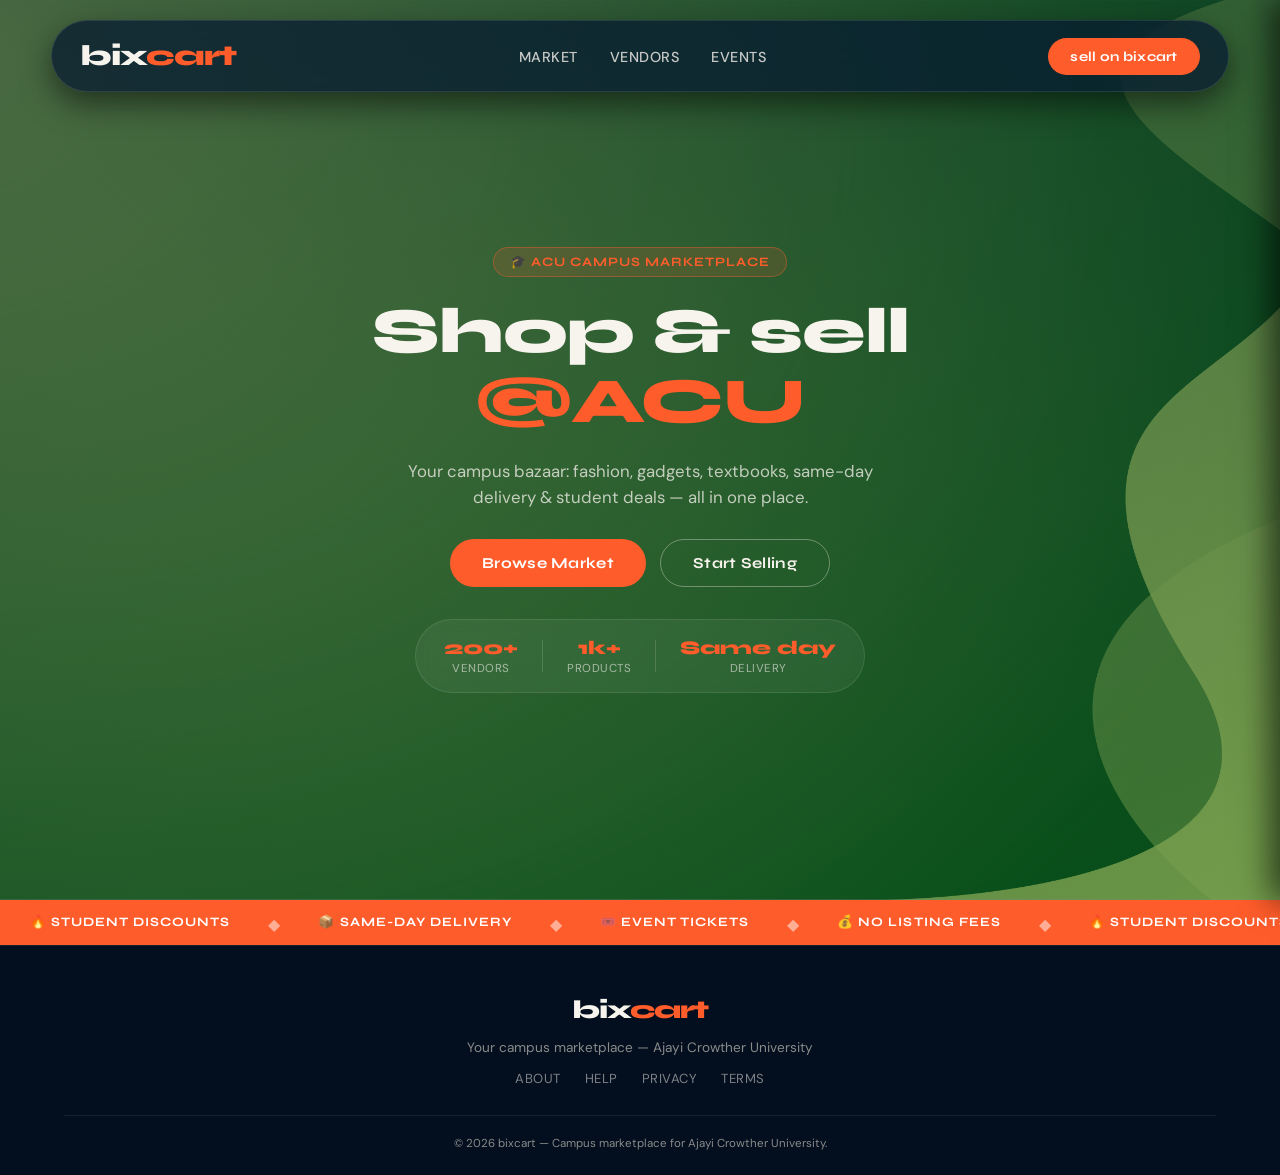
<file: index.html>
<!DOCTYPE html>
<html lang="en">
<head>
  <meta charset="UTF-8">
  <meta name="viewport" content="width=device-width, initial-scale=1.0, maximum-scale=1.0, user-scalable=yes, viewport-fit=cover">
  <title>bixcart</title>
  <link rel="preconnect" href="https://fonts.googleapis.com">
  <link rel="preconnect" href="https://fonts.gstatic.com" crossorigin>
  <link href="https://fonts.googleapis.com/css2?family=Syne:wght@400;600;700;800&family=DM+Sans:ital,wght@0,300;0,400;0,500;1,300&display=swap" rel="stylesheet">
  <link rel="stylesheet" href="style.css">
</head>
<body>

  <!-- NAV -->
  <nav id="mainNav">
    <div class="logo">bix<span>cart</span></div>
    <ul class="nav-links" id="desktopNavLinks">
      <li><a class="nav-tab" data-tab="marketplace">Market</a></li>
      <li><a class="nav-tab" data-tab="vendors">Vendors</a></li>
      <li><a class="nav-tab" data-tab="events">Events</a></li>
    </ul>
    <div class="nav-right-group">
      <a id="openAccountDesktop" class="nav-cta">sell on bixcart</a>
      <button class="hamburger-btn" id="hamburgerBtn" aria-label="Menu">
        <span></span><span></span><span></span>
        <span id="closehamburger">✕</span>
      </button>
    </div>
  </nav>

  <!-- MOBILE PANEL -->
  <div class="mobile-nav-panel" id="mobilePanel">
    <ul class="nav-links-mobile">
      <li><a class="mobile-nav-link nav-tab" data-tab="marketplace">Market</a></li>
      <li><a class="mobile-nav-link nav-tab" data-tab="vendors">Vendors</a></li>
      <li><a class="mobile-nav-link nav-tab" data-tab="events">Events</a></li>
    </ul>
    <a id="openAccountMobile" class="mobile-nav-cta">sell on bixcart</a>
  </div>
  <div class="menu-overlay" id="menuOverlay"></div>

  <!-- AUTH MODAL -->
  <div id="account" class="signup-container">
    <div id="signup" class="signup">
      <form onsubmit="return false">
        <div class="acctitle">
          <h3>SIGN UP for bixcart</h3>
          <span id="quitaccount">✕</span>
        </div>
        <div class="firstnlast">
          <input type="text" placeholder="First Name" required>
          <input type="text" placeholder="Last Name" required>
        </div>
        <div class="input-div"><input type="text" placeholder="Business Alias" required></div>
        <div class="input-div"><input type="email" placeholder="Email Address" required></div>
        <div class="input-div"><input type="text" placeholder="WhatsApp Number" required></div>
        <div class="input-div"><input type="password" placeholder="Password" required></div>
        <div class="input-div"><input type="password" placeholder="Confirm Password" required></div>
        <button type="submit">Sign Up</button>
        <p>Already have an account? <span id="openlogin">Log in</span></p>
      </form>
    </div>
    <div id="login" class="signup">
      <form onsubmit="return false">
        <div class="acctitle"><h3>WELCOME BACK</h3><span id="quitaccountlogin">✕</span></div>
        <div class="input-div"><input type="email" placeholder="Email Address" required></div>
        <div class="input-div"><input type="password" placeholder="Password" required></div>
        <button type="submit">Login</button>
        <p>Don't have an account? <span id="opensignup">Sign up</span></p>
      </form>
    </div>
  </div>

  <!-- HERO -->
  <section class="hero-mini" id="home">
    <div class="hero-content">
      <div class="hero-badge">🎓 ACU Campus Marketplace</div>
      <h1>Shop &amp; sell <em>@ACU</em></h1>
      <p>Your campus bazaar: fashion, gadgets, textbooks, same-day delivery &amp; student deals — all in one place.</p>
      <div class="hero-btns">
        <button class="btn-hero-primary nav-tab" data-tab="marketplace">Browse Market</button>
        <button class="btn-hero-secondary" id="heroSell">Start Selling</button>
      </div>
      <div class="hero-stats">
        <div class="hero-stat"><span>200+</span><small>Vendors</small></div>
        <div class="hero-stat-sep"></div>
        <div class="hero-stat"><span>1k+</span><small>Products</small></div>
        <div class="hero-stat-sep"></div>
        <div class="hero-stat"><span>Same day</span><small>Delivery</small></div>
      </div>
    </div>
  </section>

  <!-- TICKER -->
  <div class="ticker" aria-hidden="true">
    <div class="ticker-inner">
      <span class="ticker-item">🔥 Student discounts</span><span class="ticker-sep">◆</span>
      <span class="ticker-item">📦 Same-day delivery</span><span class="ticker-sep">◆</span>
      <span class="ticker-item">🎟️ Event tickets</span><span class="ticker-sep">◆</span>
      <span class="ticker-item">💰 No listing fees</span><span class="ticker-sep">◆</span>
      <span class="ticker-item">🔥 Student discounts</span><span class="ticker-sep">◆</span>
      <span class="ticker-item">📦 Same-day delivery</span><span class="ticker-sep">◆</span>
      <span class="ticker-item">🎟️ Event tickets</span><span class="ticker-sep">◆</span>
      <span class="ticker-item">💰 No listing fees</span><span class="ticker-sep">◆</span>
    </div>
  </div>

  <!-- MAIN CONTENT TABS -->
  <main id="mainContent" style="display:none;">
    <div class="tabs-container">
      <div class="tabs">
        <button class="tab-btn" data-tab="marketplace">Marketplace</button>
        <button class="tab-btn" data-tab="vendors">Vendors</button>
        <button class="tab-btn" data-tab="events">Events</button>
      </div>
    </div>

    <!-- MARKETPLACE TAB -->
    <div class="tab-pane" id="tab-marketplace">
      <div class="shop-controls">
        <input type="text" class="search-input" placeholder="🔍  Search products...">
        <select class="filter-select">
          <option value="">All Categories</option>
          <option>Fashion</option>
          <option>Gadgets</option>
          <option>Textbooks</option>
          <option>Food</option>
          <option>Services</option>
        </select>
      </div>
      <div class="products-grid">
        <div class="product-card">
          <div class="product-img">👟</div>
          <div class="product-title">Fresh Kicks</div>
          <div class="product-meta">Fashion · Shoes</div>
          <div class="product-price">₦12,500</div>
          <button class="add-to-cart">Add to Cart</button>
        </div>
        <div class="product-card">
          <div class="product-img">📱</div>
          <div class="product-title">Earbuds Pro</div>
          <div class="product-meta">Gadgets · Audio</div>
          <div class="product-price">₦8,000</div>
          <button class="add-to-cart">Add to Cart</button>
        </div>
        <div class="product-card">
          <div class="product-img">📚</div>
          <div class="product-title">Organic Chemistry 400L</div>
          <div class="product-meta">Textbooks · Science</div>
          <div class="product-price">₦3,200</div>
          <button class="add-to-cart">Add to Cart</button>
        </div>
        <div class="product-card">
          <div class="product-img">🍱</div>
          <div class="product-title">Jollof Rice Combo</div>
          <div class="product-meta">Food · Meals</div>
          <div class="product-price">₦1,500</div>
          <button class="add-to-cart">Add to Cart</button>
        </div>
        <div class="product-card">
          <div class="product-img">💻</div>
          <div class="product-title">Laptop Bag</div>
          <div class="product-meta">Accessories · Bags</div>
          <div class="product-price">₦5,000</div>
          <button class="add-to-cart">Add to Cart</button>
        </div>
        <div class="product-card">
          <div class="product-img">🧴</div>
          <div class="product-title">Skincare Bundle</div>
          <div class="product-meta">Beauty · Skin</div>
          <div class="product-price">₦4,800</div>
          <button class="add-to-cart">Add to Cart</button>
        </div>
      </div>
    </div>

    <!-- VENDORS TAB -->
    <div class="tab-pane" id="tab-vendors">
      <div class="vendors-grid">
        <div class="vendor-card">
          <div class="product-img">🛍️</div>
          <div class="vendor-name">Campus Drip</div>
          <div class="vendor-category">Fashion & Accessories</div>
          <div class="vendor-rating">★★★★★ <span style="color:var(--muted);font-size:0.8rem">(42 reviews)</span></div>
          <button class="add-to-cart" style="margin-top:14px">Visit Store</button>
        </div>
        <div class="vendor-card">
          <div class="product-img">📡</div>
          <div class="vendor-name">GadgetHub ACU</div>
          <div class="vendor-category">Electronics & Gadgets</div>
          <div class="vendor-rating">★★★★☆ <span style="color:var(--muted);font-size:0.8rem">(28 reviews)</span></div>
          <button class="add-to-cart" style="margin-top:14px">Visit Store</button>
        </div>
        <div class="vendor-card">
          <div class="product-img">🍽️</div>
          <div class="vendor-name">Mama's Kitchen</div>
          <div class="vendor-category">Food & Meals</div>
          <div class="vendor-rating">★★★★★ <span style="color:var(--muted);font-size:0.8rem">(91 reviews)</span></div>
          <button class="add-to-cart" style="margin-top:14px">Visit Store</button>
        </div>
        <div class="vendor-card">
          <div class="product-img">📖</div>
          <div class="vendor-name">Book Spot</div>
          <div class="vendor-category">Textbooks & Notes</div>
          <div class="vendor-rating">★★★★☆ <span style="color:var(--muted);font-size:0.8rem">(17 reviews)</span></div>
          <button class="add-to-cart" style="margin-top:14px">Visit Store</button>
        </div>
      </div>
    </div>

    <!-- EVENTS TAB -->
    <div class="tab-pane" id="tab-events">
      <div class="events-grid">
        <div class="event-card">
          <div class="product-img">🎤</div>
          <div class="event-title">ACU Night of Music</div>
          <div class="event-date">📅 Sat, 17 May 2026</div>
          <div class="event-location">📍 ACU Auditorium</div>
          <div class="product-price">₦1,000</div>
          <button class="btn-ticket">Get Ticket</button>
        </div>
        <div class="event-card">
          <div class="product-img">🏆</div>
          <div class="event-title">Inter-Faculty Sports Day</div>
          <div class="event-date">📅 Fri, 23 May 2026</div>
          <div class="event-location">📍 ACU Sports Complex</div>
          <div class="product-price">Free</div>
          <button class="btn-ticket">Register</button>
        </div>
        <div class="event-card">
          <div class="product-img">🎨</div>
          <div class="event-title">Creative Arts Exhibition</div>
          <div class="event-date">📅 Sat, 31 May 2026</div>
          <div class="event-location">📍 ACU Art Gallery</div>
          <div class="product-price">₦500</div>
          <button class="btn-ticket">Get Ticket</button>
        </div>
        <div class="event-card">
          <div class="product-img">💼</div>
          <div class="event-title">Career Fair 2026</div>
          <div class="event-date">📅 Wed, 4 Jun 2026</div>
          <div class="event-location">📍 ACU Conference Hall</div>
          <div class="product-price">Free</div>
          <button class="btn-ticket">Register</button>
        </div>
      </div>
    </div>
  </main>

  <!-- FOOTER -->
  <footer>
    <div class="footer-inner">
      <div class="footer-logo">bix<span>cart</span></div>
      <p class="footer-tagline">Your campus marketplace — Ajayi Crowther University</p>
      <div class="footer-links">
        <a>About</a>
        <a>Help</a>
        <a>Privacy</a>
        <a>Terms</a>
      </div>
    </div>
    <div class="footer-bottom"><p>© 2026 bixcart — Campus marketplace for Ajayi Crowther University.</p></div>
  </footer>

  <script src="script.js"></script>
</body>
</html>
</file>
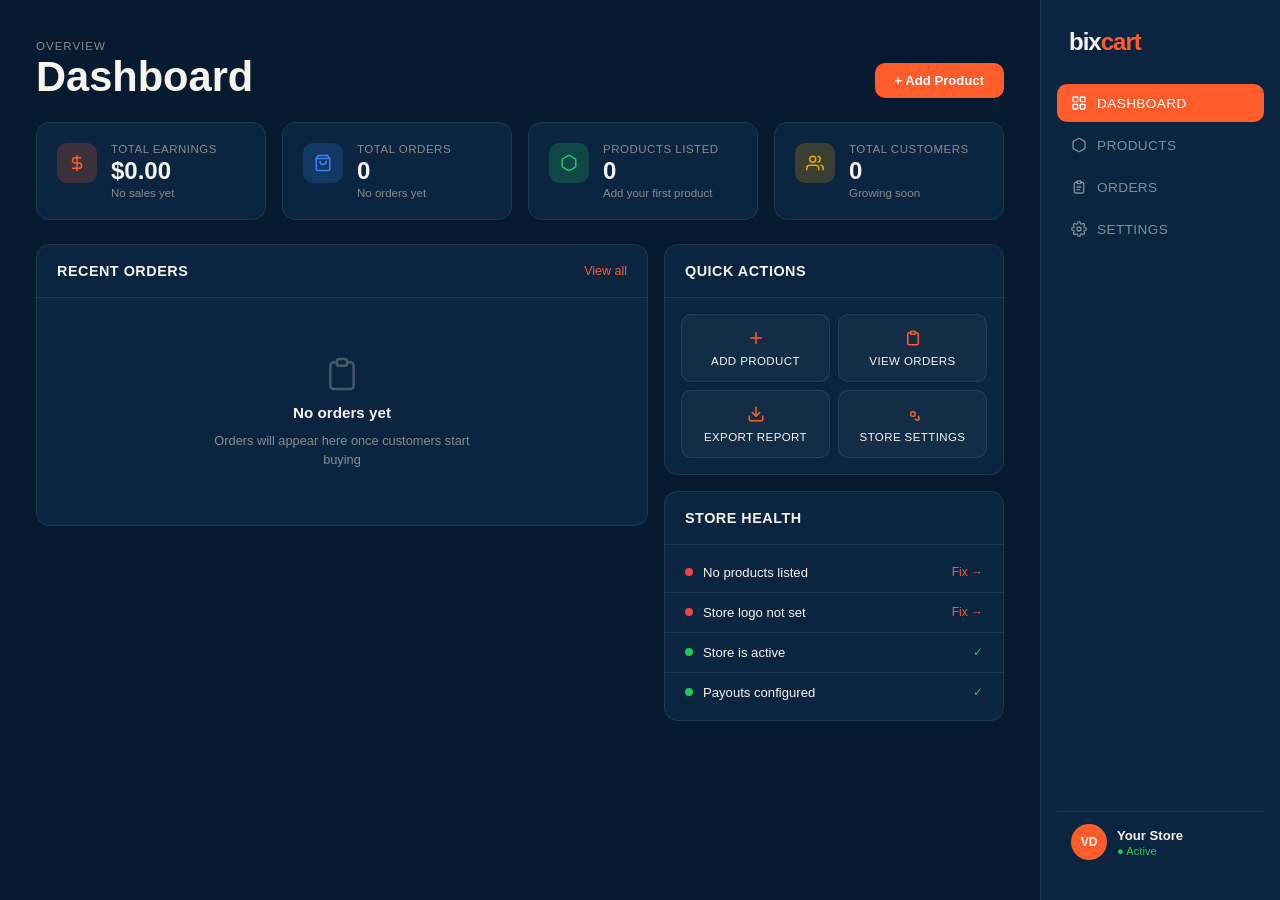
<file: vendors/vendors.html>
<!DOCTYPE html>
<html lang="en">
<head>
    <meta charset="UTF-8">
    <meta name="viewport" content="width=device-width, initial-scale=1.0">
    <title>Vendor | Dashboard</title>
    <link rel="stylesheet" href="vendors.css">
</head>
<body>
    <div class="appcontainer">

        <nav>
            <div class="logo">bix<span>cart</span></div>
            <ul class="sidebar">
                <li><a class="active" onclick="showPage('dashboard', this)">
                    <svg viewBox="0 0 24 24"><rect x="3" y="3" width="7" height="7" rx="1"/><rect x="14" y="3" width="7" height="7" rx="1"/><rect x="3" y="14" width="7" height="7" rx="1"/><rect x="14" y="14" width="7" height="7" rx="1"/></svg>
                    Dashboard
                </a></li>
                <li><a onclick="showPage('products', this)">
                    <svg viewBox="0 0 24 24"><path d="M21 16V8a2 2 0 0 0-1-1.73l-7-4a2 2 0 0 0-2 0l-7 4A2 2 0 0 0 3 8v8a2 2 0 0 0 1 1.73l7 4a2 2 0 0 0 2 0l7-4A2 2 0 0 0 21 16z"/></svg>
                    Products
                </a></li>
                <li><a onclick="showPage('orders', this)">
                    <svg viewBox="0 0 24 24"><path d="M9 5H7a2 2 0 0 0-2 2v12a2 2 0 0 0 2 2h10a2 2 0 0 0 2-2V7a2 2 0 0 0-2-2h-2"/><rect x="9" y="3" width="6" height="4" rx="1"/><path d="M9 12h6M9 16h4"/></svg>
                    Orders
                </a></li>
                <li><a onclick="showPage('settings', this)">
                    <svg viewBox="0 0 24 24"><circle cx="12" cy="12" r="3"/><path d="M19.4 15a1.65 1.65 0 0 0 .33 1.82l.06.06a2 2 0 0 1-2.83 2.83l-.06-.06a1.65 1.65 0 0 0-1.82-.33 1.65 1.65 0 0 0-1 1.51V21a2 2 0 0 1-4 0v-.09A1.65 1.65 0 0 0 9 19.4a1.65 1.65 0 0 0-1.82.33l-.06.06a2 2 0 0 1-2.83-2.83l.06-.06A1.65 1.65 0 0 0 4.68 15a1.65 1.65 0 0 0-1.51-1H3a2 2 0 0 1 0-4h.09A1.65 1.65 0 0 0 4.6 9a1.65 1.65 0 0 0-.33-1.82l-.06-.06a2 2 0 0 1 2.83-2.83l.06.06A1.65 1.65 0 0 0 9 4.68a1.65 1.65 0 0 0 1-1.51V3a2 2 0 0 1 4 0v.09a1.65 1.65 0 0 0 1 1.51 1.65 1.65 0 0 0 1.82-.33l.06-.06a2 2 0 0 1 2.83 2.83l-.06.06A1.65 1.65 0 0 0 19.4 9a1.65 1.65 0 0 0 1.51 1H21a2 2 0 0 1 0 4h-.09a1.65 1.65 0 0 0-1.51 1z"/></svg>
                    Settings
                </a></li>
            </ul>
            <div class="nav-footer">
                <div class="vendor-avatar">VD</div>
                <div class="vendor-info">
                    <span class="vendor-name">Your Store</span>
                    <span class="vendor-status">● Active</span>
                </div>
            </div>
        </nav>

        <!-- Dashboard Page -->
        <section class="page active" id="dashboard">
            <div class="page-inner">
                <header class="page-header">
                    <div>
                        <p class="page-label">Overview</p>
                        <h2>Dashboard</h2>
                    </div>
                    <button class="btn-primary" onclick="showPage('products', document.querySelector('[onclick*=products]')); openModal()">+ Add Product</button>
                </header>

                <div class="stats-grid">
                    <div class="stat-card">
                        <div class="stat-icon orange">
                            <svg viewBox="0 0 24 24"><path d="M12 2v20M17 5H9.5a3.5 3.5 0 0 0 0 7h5a3.5 3.5 0 0 1 0 7H6"/></svg>
                        </div>
                        <div>
                            <p class="stat-label">Total Earnings</p>
                            <p class="stat-value">$0.00</p>
                            <p class="stat-change neutral">No sales yet</p>
                        </div>
                    </div>
                    <div class="stat-card">
                        <div class="stat-icon blue">
                            <svg viewBox="0 0 24 24"><path d="M6 2 3 6v14a2 2 0 0 0 2 2h14a2 2 0 0 0 2-2V6l-3-4z"/><line x1="3" y1="6" x2="21" y2="6"/><path d="M16 10a4 4 0 0 1-8 0"/></svg>
                        </div>
                        <div>
                            <p class="stat-label">Total Orders</p>
                            <p class="stat-value">0</p>
                            <p class="stat-change neutral">No orders yet</p>
                        </div>
                    </div>
                    <div class="stat-card">
                        <div class="stat-icon green">
                            <svg viewBox="0 0 24 24"><path d="M21 16V8a2 2 0 0 0-1-1.73l-7-4a2 2 0 0 0-2 0l-7 4A2 2 0 0 0 3 8v8a2 2 0 0 0 1 1.73l7 4a2 2 0 0 0 2 0l7-4A2 2 0 0 0 21 16z"/></svg>
                        </div>
                        <div>
                            <p class="stat-label">Products Listed</p>
                            <p class="stat-value">0</p>
                            <p class="stat-change neutral">Add your first product</p>
                        </div>
                    </div>
                    <div class="stat-card">
                        <div class="stat-icon gold">
                            <svg viewBox="0 0 24 24"><path d="M17 21v-2a4 4 0 0 0-4-4H5a4 4 0 0 0-4 4v2"/><circle cx="9" cy="7" r="4"/><path d="M23 21v-2a4 4 0 0 0-3-3.87M16 3.13a4 4 0 0 1 0 7.75"/></svg>
                        </div>
                        <div>
                            <p class="stat-label">Total Customers</p>
                            <p class="stat-value">0</p>
                            <p class="stat-change neutral">Growing soon</p>
                        </div>
                    </div>
                </div>

                <div class="bottom-grid">
                    <div class="card">
                        <div class="card-header">
                            <h3>Recent Orders</h3>
                            <a class="card-link" onclick="showPage('orders', document.querySelector('[onclick*=orders]'))">View all</a>
                        </div>
                        <div class="empty-state">
                            <svg viewBox="0 0 24 24"><path d="M9 5H7a2 2 0 0 0-2 2v12a2 2 0 0 0 2 2h10a2 2 0 0 0 2-2V7a2 2 0 0 0-2-2h-2"/><rect x="9" y="3" width="6" height="4" rx="1"/></svg>
                            <p>No orders yet</p>
                            <span>Orders will appear here once customers start buying</span>
                        </div>
                    </div>

                    <div class="right-col">
                        <div class="card">
                            <div class="card-header"><h3>Quick Actions</h3></div>
                            <div class="quick-actions">
                                <button class="action-btn" onclick="showPage('products', document.querySelector('[onclick*=products]')); openModal()">
                                    <svg viewBox="0 0 24 24"><line x1="12" y1="5" x2="12" y2="19"/><line x1="5" y1="12" x2="19" y2="12"/></svg>
                                    Add Product
                                </button>
                                <button class="action-btn" onclick="showPage('orders', document.querySelector('[onclick*=orders]'))">
                                    <svg viewBox="0 0 24 24"><path d="M9 5H7a2 2 0 0 0-2 2v12a2 2 0 0 0 2 2h10a2 2 0 0 0 2-2V7a2 2 0 0 0-2-2h-2"/><rect x="9" y="3" width="6" height="4" rx="1"/></svg>
                                    View Orders
                                </button>
                                <button class="action-btn">
                                    <svg viewBox="0 0 24 24"><path d="M21 15v4a2 2 0 0 1-2 2H5a2 2 0 0 1-2-2v-4"/><polyline points="7 10 12 15 17 10"/><line x1="12" y1="15" x2="12" y2="3"/></svg>
                                    Export Report
                                </button>
                                <button class="action-btn" onclick="showPage('settings', document.querySelector('[onclick*=settings]'))">
                                    <svg viewBox="0 0 24 24"><circle cx="12" cy="12" r="3"/><path d="M19.4 15a1.65 1.65 0 0 0 .33 1.82l.06.06a2 2 0 0 1-2.83 2.83l-.06-.06a1.65 1.65 0 0 0-1.82-.33"/></svg>
                                    Store Settings
                                </button>
                            </div>
                        </div>

                        <div class="card">
                            <div class="card-header"><h3>Store Health</h3></div>
                            <div class="health-list">
                                <div class="health-item">
                                    <span class="health-dot red"></span>
                                    <span>No products listed</span>
                                    <span class="health-action" onclick="showPage('products', document.querySelector('[onclick*=products]'))">Fix →</span>
                                </div>
                                <div class="health-item">
                                    <span class="health-dot red"></span>
                                    <span>Store logo not set</span>
                                    <span class="health-action" onclick="showPage('settings', document.querySelector('[onclick*=settings]'))">Fix →</span>
                                </div>
                                <div class="health-item">
                                    <span class="health-dot green"></span>
                                    <span>Store is active</span>
                                    <span class="health-ok">✓</span>
                                </div>
                                <div class="health-item">
                                    <span class="health-dot green"></span>
                                    <span>Payouts configured</span>
                                    <span class="health-ok">✓</span>
                                </div>
                            </div>
                        </div>
                    </div>
                </div>
            </div>
        </section>

        <!-- Products Page -->
        <section class="page" id="products">
            <div class="page-inner">
                <header class="page-header">
                    <div>
                        <p class="page-label">Inventory</p>
                        <h2>Products</h2>
                    </div>
                    <button class="btn-primary" onclick="openModal()">+ Add Product</button>
                </header>
                <div class="card">
                    <div class="card-header">
                        <div class="search-bar">
                            <svg viewBox="0 0 24 24"><circle cx="11" cy="11" r="8"/><line x1="21" y1="21" x2="16.65" y2="16.65"/></svg>
                            <input type="text" placeholder="Search products...">
                        </div>
                        <div class="filter-tabs">
                            <button class="filter-tab active">All</button>
                            <button class="filter-tab">Active</button>
                            <button class="filter-tab">Draft</button>
                        </div>
                    </div>
                    <div class="empty-state">
                        <svg viewBox="0 0 24 24"><path d="M21 16V8a2 2 0 0 0-1-1.73l-7-4a2 2 0 0 0-2 0l-7 4A2 2 0 0 0 3 8v8a2 2 0 0 0 1 1.73l7 4a2 2 0 0 0 2 0l7-4A2 2 0 0 0 21 16z"/></svg>
                        <p>No products yet</p>
                        <span>Add your first product to start selling</span>
                        <button class="btn-primary" style="margin-top:12px" onclick="openModal()">+ Add Product</button>
                    </div>
                </div>
            </div>
        </section>

        <!-- Orders Page -->
        <section class="page" id="orders">
            <div class="page-inner">
                <header class="page-header">
                    <div>
                        <p class="page-label">Sales</p>
                        <h2>Orders</h2>
                    </div>
                    <div class="filter-tabs">
                        <button class="filter-tab active">All</button>
                        <button class="filter-tab">Pending</button>
                        <button class="filter-tab">Shipped</button>
                        <button class="filter-tab">Completed</button>
                    </div>
                </header>
                <div class="card">
                    <div class="empty-state">
                        <svg viewBox="0 0 24 24"><path d="M9 5H7a2 2 0 0 0-2 2v12a2 2 0 0 0 2 2h10a2 2 0 0 0 2-2V7a2 2 0 0 0-2-2h-2"/><rect x="9" y="3" width="6" height="4" rx="1"/><path d="M9 12h6M9 16h4"/></svg>
                        <p>No orders yet</p>
                        <span>When customers place orders, they'll show up here</span>
                    </div>
                </div>
            </div>
        </section>

        <!-- Settings Page -->
        <section class="page" id="settings">
            <div class="page-inner">
                <header class="page-header">
                    <div>
                        <p class="page-label">Configuration</p>
                        <h2>Settings</h2>
                    </div>
                    <button class="btn-primary">Save Changes</button>
                </header>
                <div class="settings-grid">
                    <div class="card settings-card">
                        <h3 class="settings-section-title">Store Info</h3>
                        <div class="form-group">
                            <label>Store Name</label>
                            <input type="text" class="form-input" placeholder="Your Store Name">
                        </div>
                        <div class="form-group">
                            <label>Store Description</label>
                            <textarea class="form-input" rows="3" placeholder="Tell customers about your store..."></textarea>
                        </div>
                        <div class="form-group">
                            <label>Category</label>
                            <select class="form-input">
                                <option>Electronics</option>
                                <option>Fashion</option>
                                <option>Home & Garden</option>
                                <option>Health & Beauty</option>
                                <option>Sports</option>
                                <option>Other</option>
                            </select>
                        </div>
                    </div>

                    <div class="card settings-card">
                        <h3 class="settings-section-title">Payout Info</h3>
                        <div class="form-group">
                            <label>Bank Name</label>
                            <input type="text" class="form-input" placeholder="e.g. GTBank">
                        </div>
                        <div class="form-group">
                            <label>Account Number</label>
                            <input type="text" class="form-input" placeholder="0123456789">
                        </div>
                        <div class="form-group">
                            <label>Account Name</label>
                            <input type="text" class="form-input" placeholder="Full name on account">
                        </div>
                    </div>

                    <div class="card settings-card">
                        <h3 class="settings-section-title">Notifications</h3>
                        <div class="toggle-list">
                            <div class="toggle-item">
                                <div>
                                    <p>New Order Alerts</p>
                                    <span>Get notified when a customer places an order</span>
                                </div>
                                <label class="toggle">
                                    <input type="checkbox" checked>
                                    <span class="slider"></span>
                                </label>
                            </div>
                            <div class="toggle-item">
                                <div>
                                    <p>Low Stock Alerts</p>
                                    <span>Alert when product stock falls below 5</span>
                                </div>
                                <label class="toggle">
                                    <input type="checkbox" checked>
                                    <span class="slider"></span>
                                </label>
                            </div>
                            <div class="toggle-item">
                                <div>
                                    <p>Payout Notifications</p>
                                    <span>Alert when a payout is processed</span>
                                </div>
                                <label class="toggle">
                                    <input type="checkbox">
                                    <span class="slider"></span>
                                </label>
                            </div>
                        </div>
                    </div>

                    <div class="card settings-card danger-card">
                        <h3 class="settings-section-title danger-title">Danger Zone</h3>
                        <p class="danger-desc">These actions are irreversible. Proceed with caution.</p>
                        <div class="danger-actions">
                            <button class="btn-danger-outline">Deactivate Store</button>
                            <button class="btn-danger">Delete Account</button>
                        </div>
                    </div>
                </div>
            </div>
        </section>

    </div>

    <!-- Add Product Modal -->
    <div class="modal-overlay" id="modal" onclick="closeModalOutside(event)">
        <div class="modal">
            <div class="modal-header">
                <h3>Add New Product</h3>
                <button class="modal-close" onclick="closeModal()">✕</button>
            </div>
            <div class="modal-body">
                <div class="form-group">
                    <label>Product Name</label>
                    <input type="text" class="form-input" placeholder="e.g. Wireless Earbuds">
                </div>
                <div class="form-row">
                    <div class="form-group">
                        <label>Price (₦)</label>
                        <input type="number" class="form-input" placeholder="0.00">
                    </div>
                    <div class="form-group">
                        <label>Stock Quantity</label>
                        <input type="number" class="form-input" placeholder="0">
                    </div>
                </div>
                <div class="form-group">
                    <label>Category</label>
                    <select class="form-input">
                        <option>Electronics</option>
                        <option>Fashion</option>
                        <option>Home & Garden</option>
                        <option>Health & Beauty</option>
                        <option>Sports</option>
                        <option>Other</option>
                    </select>
                </div>
                <div class="form-group">
                    <label>Description</label>
                    <textarea class="form-input" rows="3" placeholder="Describe your product..."></textarea>
                </div>
                <div class="form-group">
                    <label>Product Image</label>
                    <div class="upload-box">
                        <svg viewBox="0 0 24 24"><path d="M21 15v4a2 2 0 0 1-2 2H5a2 2 0 0 1-2-2v-4"/><polyline points="17 8 12 3 7 8"/><line x1="12" y1="3" x2="12" y2="15"/></svg>
                        <p>Click to upload or drag & drop</p>
                        <span>PNG, JPG up to 5MB</span>
                    </div>
                </div>
            </div>
            <div class="modal-footer">
                <button class="btn-outline" onclick="closeModal()">Cancel</button>
                <button class="btn-primary">Save Product</button>
            </div>
        </div>
    </div>

<script src="vendors.js"></script>
</body>
</html>
</file>
<file: style.css>
/* ===== RESET & VARIABLES ===== */
*, *::before, *::after {
  margin: 0; padding: 0; box-sizing: border-box;
}

:root {
  --orange: #FF5C2B;
  --navy: #061A30;
  --cream: #F7F3ED;
  --gold: #F0A500;
  --muted: #8A8A8A;
  --card-bg: #0B2540;
  --border: rgba(255, 255, 255, 0.08);
}

html { scroll-behavior: smooth; }

body {
  font-family: 'DM Sans', sans-serif;
  background: var(--navy);
  color: var(--cream);
  overflow-x: hidden;
}

/* ===== NAV ===== */
nav {
  position: fixed;
  top: 20px;
  left: 0; right: 0;
  z-index: 10000;
  margin: 0 auto;
  width: min(92%, 1280px);
  height: 72px;
  display: flex;
  align-items: center;
  justify-content: space-between;
  background: rgba(6, 26, 48, 0.75);
  backdrop-filter: blur(20px);
  border: 1px solid rgba(255, 255, 255, 0.1);
  border-radius: 40px;
  padding: 0 28px;
  box-shadow: 0 12px 30px rgba(0, 0, 0, 0.5);
  transition: all 0.3s ease;
}

.logo {
  font-family: 'Syne', sans-serif;
  font-size: 1.8rem;
  font-weight: 800;
  letter-spacing: -1px;
  color: var(--cream);
  line-height: 1;
  cursor: pointer;
}
.logo span { color: var(--orange); }

.nav-links {
  display: flex;
  gap: 32px;
  list-style: none;
  align-items: center;
}

.nav-links a {
  font-size: 0.9rem;
  font-weight: 500;
  color: rgba(247, 243, 237, 0.8);
  text-decoration: none;
  text-transform: uppercase;
  letter-spacing: 0.5px;
  transition: color 0.2s;
  cursor: pointer;
  white-space: nowrap;
}

.nav-links a:hover,
.nav-links a.active-tab { color: var(--orange); }

.nav-right-group {
  display: flex;
  align-items: center;
  gap: 16px;
}

.nav-cta {
  background: var(--orange);
  color: #fff;
  font-family: 'Syne', sans-serif;
  font-weight: 700;
  font-size: 0.85rem;
  padding: 10px 22px;
  border-radius: 30px;
  text-decoration: none;
  transition: 0.2s;
  cursor: pointer;
  white-space: nowrap;
  border: none;
  letter-spacing: 0.3px;
}
.nav-cta:hover { background: var(--gold); color: var(--navy); transform: translateY(-1px); }

/* ===== HAMBURGER ===== */
.hamburger-btn {
  display: none;
  flex-direction: column;
  justify-content: center;
  align-items: center;
  width: 44px; height: 44px;
  background: rgba(255, 255, 255, 0.08);
  border: 1px solid rgba(255, 255, 255, 0.15);
  border-radius: 50%;
  cursor: pointer;
  padding: 0;
  gap: 5px;
  transition: all 0.2s ease;
  z-index: 10001;
  position: relative;
}

.hamburger-btn span {
  display: block;
  width: 20px; height: 2.5px;
  background: var(--cream);
  border-radius: 4px;
  transition: all 0.3s cubic-bezier(0.68, -0.55, 0.27, 1.55);
}

.hamburger-btn #closehamburger {
  display: none;
  position: absolute;
  top: 50%; left: 50%;
  transform: translate(-50%, -50%);
  background: transparent;
  color: var(--cream);
  font-size: 1rem;
  font-weight: bold;
  width: auto; height: auto;
}
.hamburger-btn.active #closehamburger { display: block; }
.hamburger-btn.active span:not(#closehamburger) { display: none; }

/* ===== MOBILE PANEL ===== */
.mobile-nav-panel {
  position: fixed;
  top: 0; right: 0;
  width: 75%;
  max-width: 320px;
  height: 100vh;
  background: rgba(6, 26, 48, 0.97);
  backdrop-filter: blur(24px);
  border-left: 1px solid rgba(255, 255, 255, 0.1);
  z-index: 10002;
  display: flex;
  flex-direction: column;
  padding: 110px 28px 40px;
  transform: translateX(100%);
  transition: transform 0.4s cubic-bezier(0.23, 1, 0.32, 1);
  box-shadow: -10px 0 30px rgba(0,0,0,0.6);
}
.mobile-nav-panel.open { transform: translateX(0); }

.nav-links-mobile {
  list-style: none;
  display: flex;
  flex-direction: column;
  gap: 8px;
}

.nav-links-mobile a {
  font-family: 'Syne', sans-serif;
  font-size: 1.1rem;
  font-weight: 600;
  color: var(--cream);
  text-decoration: none;
  text-transform: uppercase;
  letter-spacing: 1px;
  padding: 14px 0;
  border-bottom: 1px solid rgba(255,255,255,0.08);
  transition: color 0.2s;
  display: block;
  cursor: pointer;
}
.nav-links-mobile a:hover { color: var(--orange); }

.mobile-nav-cta {
  margin-top: 32px;
  background: var(--orange);
  color: white;
  text-align: center;
  padding: 14px 20px;
  border-radius: 40px;
  font-weight: 700;
  font-family: 'Syne', sans-serif;
  text-decoration: none;
  cursor: pointer;
  transition: 0.2s;
  border: none;
  font-size: 1rem;
  letter-spacing: 0.5px;
  display: block;
}
.mobile-nav-cta:hover { background: var(--gold); color: var(--navy); }

.menu-overlay {
  position: fixed;
  inset: 0;
  background: rgba(6, 26, 48, 0.5);
  z-index: 10001;
  opacity: 0;
  visibility: hidden;
  transition: opacity 0.3s ease, visibility 0.3s;
}
.menu-overlay.show { opacity: 1; visibility: visible; }

/* ===== HERO ===== */
.hero-mini {
  min-height: 100vh;
  display: flex;
  align-items: center;
  justify-content: center;
  text-align: center;
  padding: 120px 5vw 80px;
  position: relative;
  background: url('herobg.jpg') center/cover no-repeat;
}

.hero-mini::before {
  content: '';
  position: absolute;
  inset: 0;
  background: linear-gradient(160deg, rgba(6,26,48,0.65) 0%, rgba(6,26,48,0.4) 100%);
  z-index: 0;
}

.hero-content {
  position: relative;
  z-index: 1;
  display: flex;
  flex-direction: column;
  align-items: center;
  gap: 20px;
  max-width: 700px;
  margin: 0 auto;
}

.hero-badge {
  display: inline-block;
  background: rgba(255, 92, 43, 0.15);
  border: 1px solid rgba(255, 92, 43, 0.4);
  color: var(--orange);
  font-family: 'Syne', sans-serif;
  font-size: 0.8rem;
  font-weight: 700;
  letter-spacing: 1px;
  text-transform: uppercase;
  padding: 6px 16px;
  border-radius: 40px;
}

.hero-mini h1 {
  font-family: 'Syne', sans-serif;
  font-size: clamp(2.2rem, 5.5vw, 4rem);
  font-weight: 800;
  line-height: 1.1;
  letter-spacing: -1px;
}
.hero-mini h1 em { color: var(--orange); font-style: normal; }

.hero-mini p {
  color: rgba(247, 243, 237, 0.75);
  font-size: 1.05rem;
  max-width: 520px;
  line-height: 1.6;
}

.hero-btns {
  display: flex;
  gap: 14px;
  flex-wrap: wrap;
  justify-content: center;
  margin-top: 8px;
}

.btn-hero-primary {
  background: var(--orange);
  color: #fff;
  border: none;
  padding: 14px 32px;
  border-radius: 40px;
  font-family: 'Syne', sans-serif;
  font-weight: 700;
  font-size: 0.95rem;
  cursor: pointer;
  transition: 0.2s;
  letter-spacing: 0.3px;
}
.btn-hero-primary:hover { background: var(--gold); color: var(--navy); transform: translateY(-2px); }

.btn-hero-secondary {
  background: transparent;
  color: var(--cream);
  border: 1px solid rgba(247, 243, 237, 0.35);
  padding: 14px 32px;
  border-radius: 40px;
  font-family: 'Syne', sans-serif;
  font-weight: 700;
  font-size: 0.95rem;
  cursor: pointer;
  transition: 0.2s;
  letter-spacing: 0.3px;
}
.btn-hero-secondary:hover { border-color: var(--orange); color: var(--orange); }

.hero-stats {
  display: flex;
  align-items: center;
  gap: 24px;
  margin-top: 12px;
  padding: 16px 28px;
  background: rgba(255,255,255,0.06);
  border: 1px solid rgba(255,255,255,0.1);
  border-radius: 40px;
  backdrop-filter: blur(10px);
}

.hero-stat {
  display: flex;
  flex-direction: column;
  align-items: center;
}
.hero-stat span { font-family: 'Syne', sans-serif; font-weight: 800; font-size: 1.2rem; color: var(--orange); }
.hero-stat small { font-size: 0.72rem; color: rgba(247,243,237,0.6); text-transform: uppercase; letter-spacing: 0.5px; margin-top: 2px; }

.hero-stat-sep {
  width: 1px;
  height: 32px;
  background: rgba(255,255,255,0.15);
}

/* ===== TICKER ===== */
.ticker {
  background: var(--orange);
  padding: 10px 0;
  overflow: hidden;
  width: 100%;
  white-space: nowrap;
}
.ticker-inner {
  display: inline-flex;
  animation: ticker 22s linear infinite;
}
.ticker-item {
  font-family: 'Syne', sans-serif;
  font-size: 0.8rem;
  font-weight: 700;
  letter-spacing: 0.08em;
  text-transform: uppercase;
  color: #fff;
  padding: 0 30px;
}
.ticker-sep { color: rgba(255,255,255,0.5); padding: 0 8px; }
@keyframes ticker { from { transform: translateX(0); } to { transform: translateX(-50%); } }

/* ===== TABS ===== */
.tabs-container {
  padding: 20px 5vw 0;
  border-bottom: 1px solid var(--border);
  position: sticky;
  top: 0;
  background: var(--navy);
  z-index: 100;
}
.tabs { display: flex; gap: 2rem; flex-wrap: wrap; }
.tab-btn {
  background: none;
  border: none;
  font-family: 'Syne', sans-serif;
  font-weight: 700;
  font-size: 1.05rem;
  padding: 14px 8px;
  color: rgba(247, 243, 237, 0.55);
  cursor: pointer;
  transition: 0.2s;
  position: relative;
}
.tab-btn:hover { color: var(--cream); }
.tab-btn.active { color: var(--orange); }
.tab-btn.active::after {
  content: '';
  position: absolute;
  bottom: 0; left: 0;
  width: 100%; height: 2px;
  background: var(--orange);
}

.tab-pane { display: none; padding: 40px 5vw 60px; animation: fadeUp 0.35s ease; }
.tab-pane.active-pane { display: block; }

/* ===== PRODUCTS / VENDORS / EVENTS GRIDS ===== */
.products-grid, .vendors-grid, .events-grid {
  display: grid;
  grid-template-columns: repeat(auto-fill, minmax(240px, 1fr));
  gap: 24px;
  margin-top: 28px;
}

.product-card, .vendor-card, .event-card {
  background: var(--card-bg);
  border: 1px solid var(--border);
  border-radius: 16px;
  padding: 20px;
  transition: transform 0.2s, background 0.2s;
}
.product-card:hover, .vendor-card:hover, .event-card:hover {
  transform: translateY(-4px);
  background: #0F2D4A;
}

.product-img {
  height: 150px;
  background: rgba(255,255,255,0.04);
  border-radius: 12px;
  display: flex;
  align-items: center;
  justify-content: center;
  font-size: 3rem;
  margin-bottom: 14px;
  border: 1px solid var(--border);
}

.product-title, .vendor-name, .event-title {
  font-family: 'Syne', sans-serif;
  font-size: 1.05rem;
  font-weight: 700;
}
.product-meta { font-size: 0.72rem; color: var(--muted); margin-top: 4px; text-transform: uppercase; letter-spacing: 0.4px; }
.product-price { color: var(--orange); font-weight: 700; margin: 10px 0; font-size: 1.15rem; }

.add-to-cart {
  background: var(--orange);
  border: none;
  color: white;
  padding: 10px 0;
  width: 100%;
  border-radius: 30px;
  font-weight: 700;
  font-family: 'Syne', sans-serif;
  font-size: 0.85rem;
  cursor: pointer;
  margin-top: 10px;
  transition: 0.2s;
}
.add-to-cart:hover { background: var(--gold); color: var(--navy); }

.vendor-category, .event-date { font-size: 0.75rem; color: var(--muted); margin-top: 6px; }
.vendor-rating { color: var(--gold); margin-top: 8px; font-size: 0.9rem; }
.event-location { margin: 8px 0; font-size: 0.85rem; color: rgba(247,243,237,0.7); }
.btn-ticket {
  background: transparent;
  border: 1px solid var(--orange);
  color: var(--orange);
  padding: 10px;
  border-radius: 30px;
  width: 100%;
  cursor: pointer;
  font-weight: 700;
  font-family: 'Syne', sans-serif;
  font-size: 0.85rem;
  transition: 0.2s;
  margin-top: 10px;
}
.btn-ticket:hover { background: var(--orange); color: white; }

/* ===== SHOP CONTROLS ===== */
.shop-controls {
  display: flex;
  gap: 16px;
  flex-wrap: wrap;
  align-items: center;
}
.search-input, .filter-select {
  background: rgba(255,255,255,0.06);
  border: 1px solid var(--border);
  padding: 11px 18px;
  border-radius: 40px;
  color: var(--cream);
  font-family: inherit;
  font-size: 0.9rem;
  outline: none;
  transition: border-color 0.2s;
}
.search-input { flex: 1; min-width: 200px; }
.search-input:focus, .filter-select:focus { border-color: rgba(255,92,43,0.5); }
.filter-select option { background: var(--navy); }

/* ===== AUTH MODAL ===== */
.signup-container {
  position: fixed;
  inset: 0;
  background: rgba(6,26,48,0.92);
  backdrop-filter: blur(18px);
  z-index: 10003;
  display: none;
  justify-content: center;
  align-items: center;
  flex-direction: column;
  padding: 20px;
  gap: 20px;
  overflow-y: auto;
}
.signup-container.show-modal { display: flex; }

.signup {
  width: 100%;
  max-width: 440px;
  margin: 0 auto;
}
.signup form {
  display: flex;
  flex-direction: column;
  gap: 14px;
  background: rgba(11,37,64,0.9);
  backdrop-filter: blur(22px);
  border: 1px solid rgba(255,255,255,0.12);
  border-radius: 24px;
  padding: 32px 28px;
  box-shadow: 0 20px 60px rgba(0,0,0,0.5);
  animation: slideUp 0.4s ease;
}

.acctitle {
  display: flex;
  justify-content: space-between;
  align-items: center;
  margin-bottom: 6px;
}
.acctitle h3 {
  font-family: 'Syne', sans-serif;
  font-weight: 800;
  color: var(--cream);
  font-size: 1.4rem;
}
.acctitle span {
  background: rgba(255,92,43,0.12);
  border: 1px solid var(--orange);
  color: var(--orange);
  width: 32px; height: 32px;
  border-radius: 50%;
  display: flex;
  align-items: center;
  justify-content: center;
  cursor: pointer;
  font-size: 0.85rem;
  transition: all 0.2s;
}
.acctitle span:hover { background: var(--orange); color: white; transform: rotate(90deg); }

.firstnlast { display: flex; gap: 12px; }
.firstnlast input { width: 50%; }

.input-div { display: flex; }
.input-div input,
.firstnlast input {
  flex: 1;
  padding: 13px 16px;
  background: rgba(255,255,255,0.07);
  border: 1px solid rgba(255,255,255,0.12);
  border-radius: 12px;
  color: var(--cream);
  font-family: 'DM Sans', sans-serif;
  font-size: 0.9rem;
  outline: none;
  transition: border-color 0.2s;
}
.input-div input:focus,
.firstnlast input:focus {
  border-color: var(--orange);
  background: rgba(255,92,43,0.06);
}

.signup form button {
  padding: 14px;
  background: var(--orange);
  border: none;
  border-radius: 12px;
  color: white;
  font-family: 'Syne', sans-serif;
  font-weight: 700;
  font-size: 1rem;
  cursor: pointer;
  margin-top: 4px;
  transition: opacity 0.2s;
}
.signup form button:hover { opacity: 0.88; }

.signup form p { font-size: 0.85rem; color: rgba(247,243,237,0.6); text-align: center; }
#openlogin, #opensignup { color: var(--orange); font-weight: 600; cursor: pointer; }

/* #login hidden by default via JS — no CSS override needed */

/* ===== FOOTER ===== */
footer {
  background: #030F1E;
  padding: 48px 5vw 24px;
  margin-top: 0;
  border-top: 1px solid var(--border);
}
.footer-inner {
  display: flex;
  flex-direction: column;
  align-items: center;
  gap: 14px;
  margin-bottom: 28px;
  text-align: center;
}
.footer-logo {
  font-family: 'Syne', sans-serif;
  font-size: 1.6rem;
  font-weight: 800;
  letter-spacing: -1px;
  color: var(--cream);
}
.footer-logo span { color: var(--orange); }
.footer-tagline { color: var(--muted); font-size: 0.85rem; }
.footer-links {
  display: flex;
  gap: 24px;
  flex-wrap: wrap;
  justify-content: center;
}
.footer-links a {
  color: rgba(247,243,237,0.5);
  font-size: 0.82rem;
  text-decoration: none;
  cursor: pointer;
  transition: color 0.2s;
  text-transform: uppercase;
  letter-spacing: 0.5px;
}
.footer-links a:hover { color: var(--orange); }
.footer-bottom { text-align: center; font-size: 0.72rem; color: var(--muted); padding-top: 20px; border-top: 1px solid var(--border); }

/* ===== ANIMATIONS ===== */
@keyframes fadeUp { from { opacity: 0; transform: translateY(12px); } to { opacity: 1; transform: translateY(0); } }
@keyframes slideUp { from { opacity: 0; transform: translateY(24px); } to { opacity: 1; transform: translateY(0); } }

/* ===== RESPONSIVE ===== */
@media (max-width: 850px) {
  nav .nav-links { display: none; }
  .nav-right-group .nav-cta { display: none; }
  .hamburger-btn { display: flex; }
  nav { padding: 0 18px; width: 94%; top: 16px; }
}

@media (max-width: 600px) {
  .hero-stats { gap: 16px; padding: 14px 20px; }
  .hero-stat span { font-size: 1rem; }
  .hero-btns { flex-direction: column; align-items: center; }
  .btn-hero-primary, .btn-hero-secondary { width: 100%; max-width: 280px; }
  .firstnlast { flex-direction: column; }
  .firstnlast input { width: 100%; }
  .logo { font-size: 1.5rem; }
  .mobile-nav-panel { width: 80%; max-width: 280px; padding: 90px 22px 30px; }
}
</file>
<file: vendors/vendors.css>
*,
*::before,
*::after {
  margin: 0;
  padding: 0;
  box-sizing: border-box;
}

:root {
  --orange: #FF5C2B;
  --navy: #061A30;
  --cream: #F7F3ED;
  --gold: #F0A500;
  --muted: #8A8A8A;
  --card-bg: #0B2540;
  --border: rgba(255, 255, 255, 0.08);
  --green: #22c55e;
  --blue: #3b82f6;
  --red: #ef4444;
}

html { scroll-behavior: smooth; }

body {
  font-family: sans-serif;
  background: var(--navy);
  color: var(--cream);
  min-height: 100vh;
}

/* ─── Layout ─── */
.appcontainer {
  display: flex;
  width: 100%;
  min-height: 100vh;
}

/* ─── Sidebar ─── */
nav {
  position: fixed;
  top: 0;
  right: 0;
  width: 240px;
  height: 100vh;
  background: var(--card-bg);
  border-left: 1px solid var(--border);
  display: flex;
  flex-direction: column;
  padding: 28px 16px;
  gap: 28px;
  z-index: 1000;
  overflow-y: auto;
}

.logo {
  font-family: 'Syne', sans-serif;
  font-size: 1.5rem;
  font-weight: 800;
  letter-spacing: -1px;
  color: var(--cream);
  padding-left: 12px;
  flex-shrink: 0;
}

.logo span { color: var(--orange); }

.sidebar {
  display: flex;
  flex-direction: column;
  gap: 4px;
  list-style: none;
  flex: 1;
}

.sidebar li a {
  display: flex;
  align-items: center;
  gap: 10px;
  padding: 11px 14px;
  border-radius: 10px;
  color: rgba(247, 243, 237, 0.5);
  text-decoration: none;
  font-size: 0.85rem;
  font-weight: 500;
  text-transform: uppercase;
  letter-spacing: 0.4px;
  cursor: pointer;
  transition: background 0.18s, color 0.18s;
}

.sidebar li a svg {
  width: 16px;
  height: 16px;
  stroke: currentColor;
  fill: none;
  stroke-width: 2;
  stroke-linecap: round;
  stroke-linejoin: round;
  flex-shrink: 0;
}

.sidebar li a:hover {
  background: rgba(255, 92, 43, 0.1);
  color: var(--cream);
}

.sidebar li a.active {
  background: var(--orange);
  color: #fff;
}

.nav-footer {
  display: flex;
  align-items: center;
  gap: 10px;
  padding: 12px 14px;
  border-top: 1px solid var(--border);
  flex-shrink: 0;
}

.vendor-avatar {
  width: 36px;
  height: 36px;
  border-radius: 50%;
  background: var(--orange);
  display: flex;
  align-items: center;
  justify-content: center;
  font-size: 0.75rem;
  font-weight: 700;
  flex-shrink: 0;
}

.vendor-info {
  display: flex;
  flex-direction: column;
  gap: 2px;
  overflow: hidden;
}

.vendor-name {
  font-size: 0.82rem;
  font-weight: 600;
  white-space: nowrap;
  overflow: hidden;
  text-overflow: ellipsis;
}

.vendor-status {
  font-size: 0.7rem;
  color: var(--green);
}

/* ─── Pages ─── */
.page {
  display: none;
  flex: 1;
  margin-right: 240px;
  min-height: 100vh;
}

.page.active { display: block; }

.page-inner {
  padding: 40px 36px;
  display: flex;
  flex-direction: column;
  gap: 24px;
}

.page-header {
  display: flex;
  align-items: flex-end;
  justify-content: space-between;
  flex-wrap: wrap;
  gap: 16px;
}

.page-label {
  font-size: 0.72rem;
  text-transform: uppercase;
  letter-spacing: 1px;
  color: var(--muted);
  margin-bottom: 4px;
}

.page-header h2 {
  font-size: clamp(1.8rem, 3.5vw, 2.6rem);
  font-weight: 700;
  line-height: 1;
}

/* ─── Stats ─── */
.stats-grid {
  display: grid;
  grid-template-columns: repeat(4, 1fr);
  gap: 16px;
}

.stat-card {
  background: var(--card-bg);
  border: 1px solid var(--border);
  border-radius: 14px;
  padding: 20px;
  display: flex;
  align-items: flex-start;
  gap: 14px;
}

.stat-icon {
  width: 40px;
  height: 40px;
  border-radius: 10px;
  display: flex;
  align-items: center;
  justify-content: center;
  flex-shrink: 0;
}

.stat-icon svg {
  width: 18px;
  height: 18px;
  stroke: #fff;
  fill: none;
  stroke-width: 2;
  stroke-linecap: round;
  stroke-linejoin: round;
}

.stat-icon.orange { background: rgba(255, 92, 43, 0.2); }
.stat-icon.orange svg { stroke: var(--orange); }
.stat-icon.blue { background: rgba(59, 130, 246, 0.2); }
.stat-icon.blue svg { stroke: var(--blue); }
.stat-icon.green { background: rgba(34, 197, 94, 0.2); }
.stat-icon.green svg { stroke: var(--green); }
.stat-icon.gold { background: rgba(240, 165, 0, 0.2); }
.stat-icon.gold svg { stroke: var(--gold); }

.stat-label {
  font-size: 0.72rem;
  color: var(--muted);
  text-transform: uppercase;
  letter-spacing: 0.5px;
  margin-bottom: 4px;
}

.stat-value {
  font-size: 1.5rem;
  font-weight: 700;
  line-height: 1;
  margin-bottom: 4px;
}

.stat-change {
  font-size: 0.72rem;
}

.stat-change.neutral { color: var(--muted); }
.stat-change.up { color: var(--green); }
.stat-change.down { color: var(--red); }

/* ─── Cards ─── */
.card {
  background: var(--card-bg);
  border: 1px solid var(--border);
  border-radius: 14px;
  overflow: hidden;
}

.card-header {
  display: flex;
  align-items: center;
  justify-content: space-between;
  flex-wrap: wrap;
  gap: 12px;
  padding: 18px 20px;
  border-bottom: 1px solid var(--border);
}

.card-header h3 {
  font-size: 0.9rem;
  font-weight: 600;
  text-transform: uppercase;
  letter-spacing: 0.5px;
}

.card-link {
  font-size: 0.78rem;
  color: var(--orange);
  cursor: pointer;
  text-decoration: none;
}

.card-link:hover { text-decoration: underline; }

/* ─── Bottom grid ─── */
.bottom-grid {
  display: grid;
  grid-template-columns: 1fr 340px;
  gap: 16px;
  align-items: start;
}

.right-col {
  display: flex;
  flex-direction: column;
  gap: 16px;
}

/* ─── Empty state ─── */
.empty-state {
  display: flex;
  flex-direction: column;
  align-items: center;
  justify-content: center;
  padding: 56px 24px;
  gap: 10px;
  text-align: center;
}

.empty-state svg {
  width: 40px;
  height: 40px;
  stroke: var(--muted);
  fill: none;
  stroke-width: 1.5;
  stroke-linecap: round;
  stroke-linejoin: round;
  opacity: 0.5;
}

.empty-state p {
  font-size: 0.95rem;
  font-weight: 600;
  color: var(--cream);
}

.empty-state span {
  font-size: 0.8rem;
  color: var(--muted);
  max-width: 260px;
  line-height: 1.5;
}

/* ─── Quick Actions ─── */
.quick-actions {
  display: grid;
  grid-template-columns: 1fr 1fr;
  gap: 8px;
  padding: 16px;
}

.action-btn {
  display: flex;
  flex-direction: column;
  align-items: center;
  gap: 8px;
  padding: 14px 10px;
  border-radius: 10px;
  background: rgba(255,255,255,0.04);
  border: 1px solid var(--border);
  color: var(--cream);
  font-size: 0.72rem;
  font-weight: 500;
  text-transform: uppercase;
  letter-spacing: 0.4px;
  cursor: pointer;
  transition: background 0.18s, border-color 0.18s;
}

.action-btn svg {
  width: 18px;
  height: 18px;
  stroke: var(--orange);
  fill: none;
  stroke-width: 2;
  stroke-linecap: round;
  stroke-linejoin: round;
}

.action-btn:hover {
  background: rgba(255, 92, 43, 0.1);
  border-color: rgba(255, 92, 43, 0.3);
}

/* ─── Store Health ─── */
.health-list {
  padding: 8px 0;
}

.health-item {
  display: flex;
  align-items: center;
  gap: 10px;
  padding: 12px 20px;
  font-size: 0.82rem;
  border-bottom: 1px solid var(--border);
}

.health-item:last-child { border-bottom: none; }
.health-item > span:nth-child(2) { flex: 1; }

.health-dot {
  width: 8px;
  height: 8px;
  border-radius: 50%;
  flex-shrink: 0;
}

.health-dot.green { background: var(--green); }
.health-dot.red { background: var(--red); }

.health-action {
  font-size: 0.75rem;
  color: var(--orange);
  cursor: pointer;
  white-space: nowrap;
}

.health-ok {
  font-size: 0.75rem;
  color: var(--green);
}

/* ─── Search bar ─── */
.search-bar {
  display: flex;
  align-items: center;
  gap: 8px;
  background: rgba(255,255,255,0.05);
  border: 1px solid var(--border);
  border-radius: 8px;
  padding: 8px 12px;
  flex: 1;
  max-width: 280px;
}

.search-bar svg {
  width: 15px;
  height: 15px;
  stroke: var(--muted);
  fill: none;
  stroke-width: 2;
  stroke-linecap: round;
  flex-shrink: 0;
}

.search-bar input {
  background: none;
  border: none;
  outline: none;
  color: var(--cream);
  font-size: 0.82rem;
  width: 100%;
}

.search-bar input::placeholder { color: var(--muted); }

/* ─── Filter tabs ─── */
.filter-tabs {
  display: flex;
  gap: 4px;
}

.filter-tab {
  padding: 7px 14px;
  border-radius: 8px;
  background: transparent;
  border: 1px solid var(--border);
  color: rgba(247, 243, 237, 0.5);
  font-size: 0.75rem;
  font-weight: 500;
  cursor: pointer;
  transition: all 0.15s;
}

.filter-tab:hover { color: var(--cream); }

.filter-tab.active {
  background: var(--orange);
  border-color: var(--orange);
  color: #fff;
}

/* ─── Buttons ─── */
.btn-primary {
  padding: 10px 20px;
  border-radius: 10px;
  background: var(--orange);
  border: none;
  color: #fff;
  font-size: 0.82rem;
  font-weight: 600;
  cursor: pointer;
  transition: opacity 0.15s;
  white-space: nowrap;
}

.btn-primary:hover { opacity: 0.88; }

.btn-outline {
  padding: 10px 20px;
  border-radius: 10px;
  background: transparent;
  border: 1px solid var(--border);
  color: var(--cream);
  font-size: 0.82rem;
  font-weight: 500;
  cursor: pointer;
  transition: background 0.15s;
}

.btn-outline:hover { background: rgba(255,255,255,0.06); }

/* ─── Settings ─── */
.settings-grid {
  display: grid;
  grid-template-columns: 1fr 1fr;
  gap: 16px;
}

.settings-card {
  padding: 24px;
  display: flex;
  flex-direction: column;
  gap: 20px;
}

.settings-section-title {
  font-size: 0.85rem;
  font-weight: 700;
  text-transform: uppercase;
  letter-spacing: 0.6px;
  padding-bottom: 12px;
  border-bottom: 1px solid var(--border);
}

.form-group {
  display: flex;
  flex-direction: column;
  gap: 6px;
}

.form-group label {
  font-size: 0.75rem;
  color: var(--muted);
  text-transform: uppercase;
  letter-spacing: 0.4px;
}

.form-input {
  background: rgba(255,255,255,0.05);
  border: 1px solid var(--border);
  border-radius: 8px;
  padding: 10px 12px;
  color: var(--cream);
  font-size: 0.85rem;
  width: 100%;
  outline: none;
  transition: border-color 0.15s;
  font-family: inherit;
}

.form-input:focus { border-color: var(--orange); }

textarea.form-input { resize: vertical; }

select.form-input {
  cursor: pointer;
  appearance: none;
  background-image: url("data:image/svg+xml,%3Csvg xmlns='http://www.w3.org/2000/svg' viewBox='0 0 24 24' stroke='%238A8A8A' fill='none' stroke-width='2'%3E%3Cpolyline points='6 9 12 15 18 9'/%3E%3C/svg%3E");
  background-repeat: no-repeat;
  background-position: right 10px center;
  background-size: 16px;
  padding-right: 32px;
}

/* ─── Toggles ─── */
.toggle-list {
  display: flex;
  flex-direction: column;
  gap: 0;
}

.toggle-item {
  display: flex;
  align-items: center;
  justify-content: space-between;
  gap: 16px;
  padding: 14px 0;
  border-bottom: 1px solid var(--border);
}

.toggle-item:last-child { border-bottom: none; }

.toggle-item > div > p {
  font-size: 0.85rem;
  font-weight: 500;
  margin-bottom: 2px;
}

.toggle-item > div > span {
  font-size: 0.73rem;
  color: var(--muted);
  line-height: 1.4;
}

.toggle {
  position: relative;
  display: inline-block;
  width: 40px;
  height: 22px;
  flex-shrink: 0;
}

.toggle input { opacity: 0; width: 0; height: 0; }

.slider {
  position: absolute;
  inset: 0;
  background: rgba(255,255,255,0.1);
  border-radius: 22px;
  cursor: pointer;
  transition: background 0.2s;
}

.slider::before {
  content: '';
  position: absolute;
  width: 16px;
  height: 16px;
  left: 3px;
  top: 3px;
  background: #fff;
  border-radius: 50%;
  transition: transform 0.2s;
}

.toggle input:checked + .slider { background: var(--orange); }
.toggle input:checked + .slider::before { transform: translateX(18px); }

/* ─── Danger zone ─── */
.danger-card { border-color: rgba(239, 68, 68, 0.2); }

.danger-title { color: var(--red); border-color: rgba(239, 68, 68, 0.2); }

.danger-desc {
  font-size: 0.8rem;
  color: var(--muted);
  line-height: 1.5;
}

.danger-actions {
  display: flex;
  gap: 10px;
  flex-wrap: wrap;
}

.btn-danger-outline {
  padding: 9px 18px;
  border-radius: 8px;
  background: transparent;
  border: 1px solid rgba(239, 68, 68, 0.4);
  color: var(--red);
  font-size: 0.8rem;
  font-weight: 500;
  cursor: pointer;
  transition: background 0.15s;
}

.btn-danger-outline:hover { background: rgba(239,68,68,0.1); }

.btn-danger {
  padding: 9px 18px;
  border-radius: 8px;
  background: var(--red);
  border: none;
  color: #fff;
  font-size: 0.8rem;
  font-weight: 600;
  cursor: pointer;
  transition: opacity 0.15s;
}

.btn-danger:hover { opacity: 0.85; }

/* ─── Modal ─── */
.modal-overlay {
  display: none;
  position: fixed;
  inset: 0;
  background: rgba(6, 26, 48, 0.85);
  backdrop-filter: blur(4px);
  z-index: 2000;
  align-items: center;
  justify-content: center;
  padding: 20px;
}

.modal-overlay.active { display: flex; }

.modal {
  background: var(--card-bg);
  border: 1px solid var(--border);
  border-radius: 16px;
  width: 100%;
  max-width: 500px;
  max-height: 90vh;
  overflow-y: auto;
  display: flex;
  flex-direction: column;
}

.modal-header {
  display: flex;
  align-items: center;
  justify-content: space-between;
  padding: 20px 24px;
  border-bottom: 1px solid var(--border);
  position: sticky;
  top: 0;
  background: var(--card-bg);
}

.modal-header h3 { font-size: 1rem; font-weight: 700; }

.modal-close {
  background: transparent;
  border: none;
  color: var(--muted);
  font-size: 1rem;
  cursor: pointer;
  line-height: 1;
  padding: 4px;
}

.modal-close:hover { color: var(--cream); }

.modal-body {
  padding: 24px;
  display: flex;
  flex-direction: column;
  gap: 16px;
}

.form-row {
  display: grid;
  grid-template-columns: 1fr 1fr;
  gap: 12px;
}

.upload-box {
  border: 2px dashed var(--border);
  border-radius: 10px;
  padding: 28px;
  display: flex;
  flex-direction: column;
  align-items: center;
  gap: 8px;
  cursor: pointer;
  transition: border-color 0.15s;
}

.upload-box:hover { border-color: rgba(255, 92, 43, 0.4); }

.upload-box svg {
  width: 28px;
  height: 28px;
  stroke: var(--muted);
  fill: none;
  stroke-width: 2;
  stroke-linecap: round;
  stroke-linejoin: round;
}

.upload-box p {
  font-size: 0.82rem;
  font-weight: 500;
  color: var(--cream);
}

.upload-box span {
  font-size: 0.72rem;
  color: var(--muted);
}

.modal-footer {
  display: flex;
  justify-content: flex-end;
  gap: 10px;
  padding: 16px 24px;
  border-top: 1px solid var(--border);
  position: sticky;
  bottom: 0;
  background: var(--card-bg);
}

/* ─── Mobile ─── */
@media (max-width: 900px) {
  .stats-grid { grid-template-columns: 1fr 1fr; }
  .bottom-grid { grid-template-columns: 1fr; }
  .settings-grid { grid-template-columns: 1fr; }
}

@media (max-width: 768px) {
  nav {
    top: auto;
    bottom: 0;
    right: 0;
    width: 100%;
    height: auto;
    flex-direction: row;
    align-items: center;
    padding: 8px 12px;
    gap: 0;
    border-left: none;
    border-top: 1px solid var(--border);
  }

  .logo { display: none; }

  .nav-footer { display: none; }

  .sidebar {
    flex-direction: row;
    justify-content: space-around;
    width: 100%;
    flex: 1;
  }

  .sidebar li { flex: 1; }

  .sidebar li a {
    flex-direction: column;
    align-items: center;
    justify-content: center;
    gap: 4px;
    padding: 8px 4px;
    font-size: 0.6rem;
    border-radius: 8px;
    text-align: center;
  }

  .sidebar li a svg { width: 18px; height: 18px; }

  .page {
    margin-right: 0;
    margin-bottom: 68px;
  }

  .page-inner { padding: 24px 16px; }

  .stats-grid { grid-template-columns: 1fr 1fr; gap: 10px; }

  .stat-card { padding: 14px; gap: 10px; }

  .stat-value { font-size: 1.2rem; }

  .page-header { flex-direction: column; align-items: flex-start; }

  .bottom-grid { grid-template-columns: 1fr; }

  .settings-grid { grid-template-columns: 1fr; }

  .form-row { grid-template-columns: 1fr; }

  .quick-actions { grid-template-columns: 1fr 1fr; }
}

@media (max-width: 420px) {
  .stats-grid { grid-template-columns: 1fr; }
}
</file>
